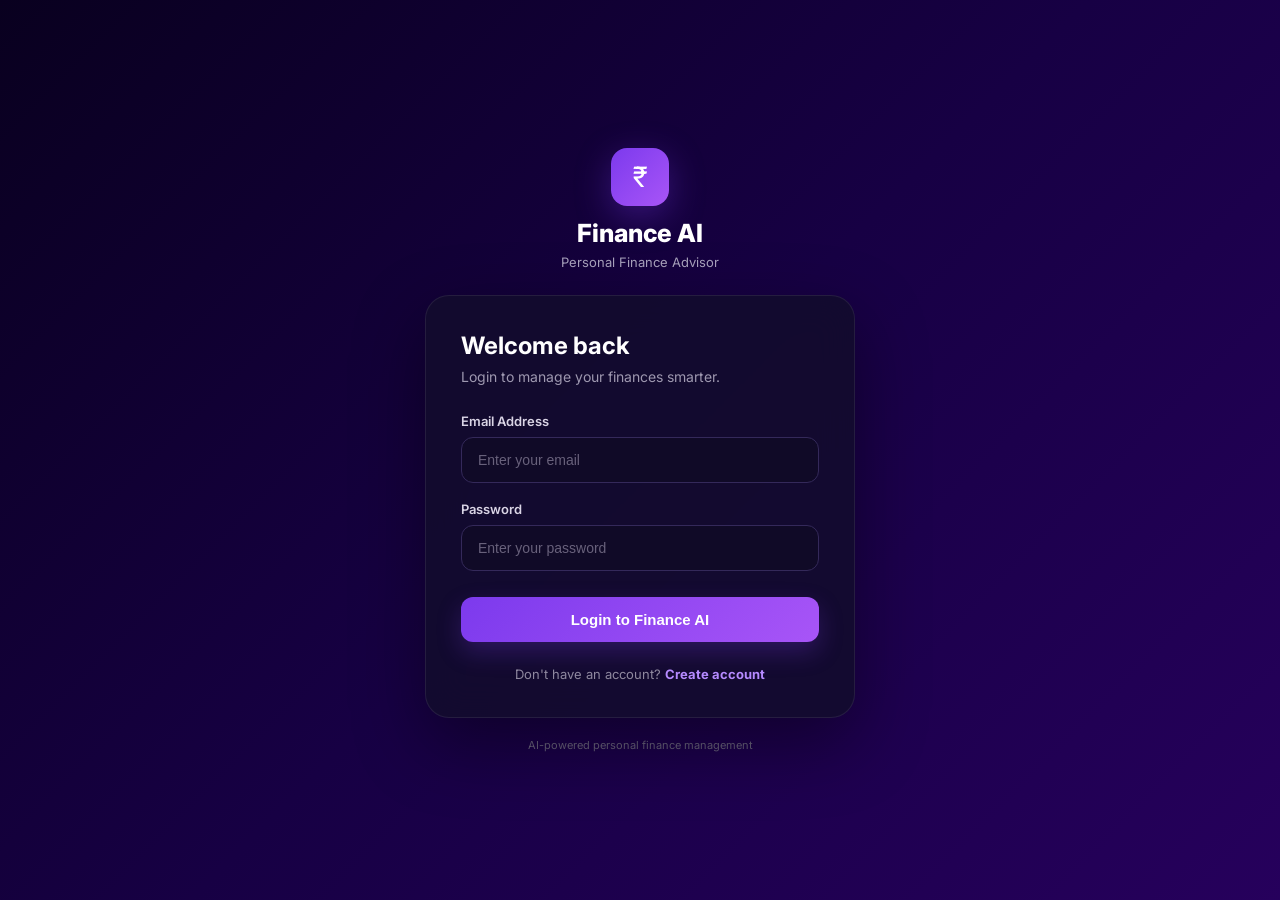
<file: templates/login.html>
<!DOCTYPE html>
<html lang="en">
<head>
    <meta charset="UTF-8">
    <meta name="viewport" content="width=device-width, initial-scale=1.0">

    <title>Login | Finance AI</title>

    <link rel="preconnect" href="https://fonts.googleapis.com">
    <link rel="preconnect" href="https://fonts.gstatic.com" crossorigin>
    <link href="https://fonts.googleapis.com/css2?family=Inter:wght@400;500;600;700;800&display=swap" rel="stylesheet">

    <style>
        * {
            margin: 0;
            padding: 0;
            box-sizing: border-box;
        }

        body {
            font-family: 'Inter', sans-serif;
            min-height: 100vh;
            background: linear-gradient(135deg, #09001f, #170044, #26005c);
            display: flex;
            align-items: center;
            justify-content: center;
            color: white;
            padding: 20px;
        }

        .container {
            width: 100%;
            max-width: 430px;
        }

        .logo {
            text-align: center;
            margin-bottom: 25px;
        }

        .logo-icon {
            width: 58px;
            height: 58px;
            margin: auto;
            border-radius: 16px;
            background: linear-gradient(135deg, #7c3aed, #a855f7);
            display: flex;
            align-items: center;
            justify-content: center;
            font-size: 28px;
            box-shadow: 0 10px 35px rgba(124, 58, 237, 0.35);
        }

        .logo h1 {
            margin-top: 12px;
            font-size: 25px;
            font-weight: 800;
        }

        .logo p {
            margin-top: 6px;
            color: #a9a2bd;
            font-size: 13px;
        }

        .card {
            background: rgba(19, 12, 45, 0.88);
            border: 1px solid rgba(255,255,255,0.08);
            border-radius: 24px;
            padding: 35px;
            box-shadow: 0 25px 70px rgba(0,0,0,0.4);
            backdrop-filter: blur(18px);
        }

        .card h2 {
            font-size: 24px;
            margin-bottom: 8px;
        }

        .subtitle {
            color: #9e98b0;
            font-size: 14px;
            margin-bottom: 28px;
        }

        .form-group {
            margin-bottom: 18px;
        }

        label {
            display: block;
            font-size: 13px;
            font-weight: 600;
            margin-bottom: 8px;
            color: #d9d4e5;
        }

        input {
            width: 100%;
            padding: 14px 16px;
            border-radius: 12px;
            border: 1px solid #34295a;
            background: #100a27;
            color: white;
            outline: none;
            font-size: 14px;
            transition: 0.25s;
        }

        input:focus {
            border-color: #8b5cf6;
            box-shadow: 0 0 0 3px rgba(139,92,246,0.12);
        }

        input::placeholder {
            color: #68617b;
        }

        button {
            width: 100%;
            padding: 14px;
            border: none;
            border-radius: 12px;
            background: linear-gradient(135deg, #7c3aed, #a855f7);
            color: white;
            font-size: 15px;
            font-weight: 700;
            cursor: pointer;
            margin-top: 8px;
            transition: 0.25s;
            box-shadow: 0 10px 25px rgba(124,58,237,0.25);
        }

        button:hover {
            transform: translateY(-2px);
            box-shadow: 0 14px 30px rgba(124,58,237,0.4);
        }

        .register {
            text-align: center;
            margin-top: 24px;
            font-size: 13px;
            color: #8f889f;
        }

        .register a {
            color: #b58aff;
            text-decoration: none;
            font-weight: 700;
        }

        .register a:hover {
            text-decoration: underline;
        }

        .footer {
            text-align: center;
            margin-top: 20px;
            color: #69627c;
            font-size: 11px;
        }

        @media (max-width: 480px) {
            .card {
                padding: 25px;
            }
        }
    </style>
</head>

<body>

<div class="container">

    <div class="logo">
        <div class="logo-icon">₹</div>
        <h1>Finance AI</h1>
        <p>Personal Finance Advisor</p>
    </div>

    <div class="card">

        <h2>Welcome back</h2>
        <p class="subtitle">Login to manage your finances smarter.</p>

        <form method="POST">

            <div class="form-group">
                <label>Email Address</label>
                <input
                    type="email"
                    name="email"
                    placeholder="Enter your email"
                    required
                >
            </div>

            <div class="form-group">
                <label>Password</label>
                <input
                    type="password"
                    name="password"
                    placeholder="Enter your password"
                    required
                >
            </div>

            <button type="submit">
                Login to Finance AI
            </button>

        </form>

        <div class="register">
            Don't have an account?
            <a href="/register">Create account</a>
        </div>

    </div>

    <div class="footer">
        AI-powered personal finance management
    </div>

</div>

</body>
</html>
</file>
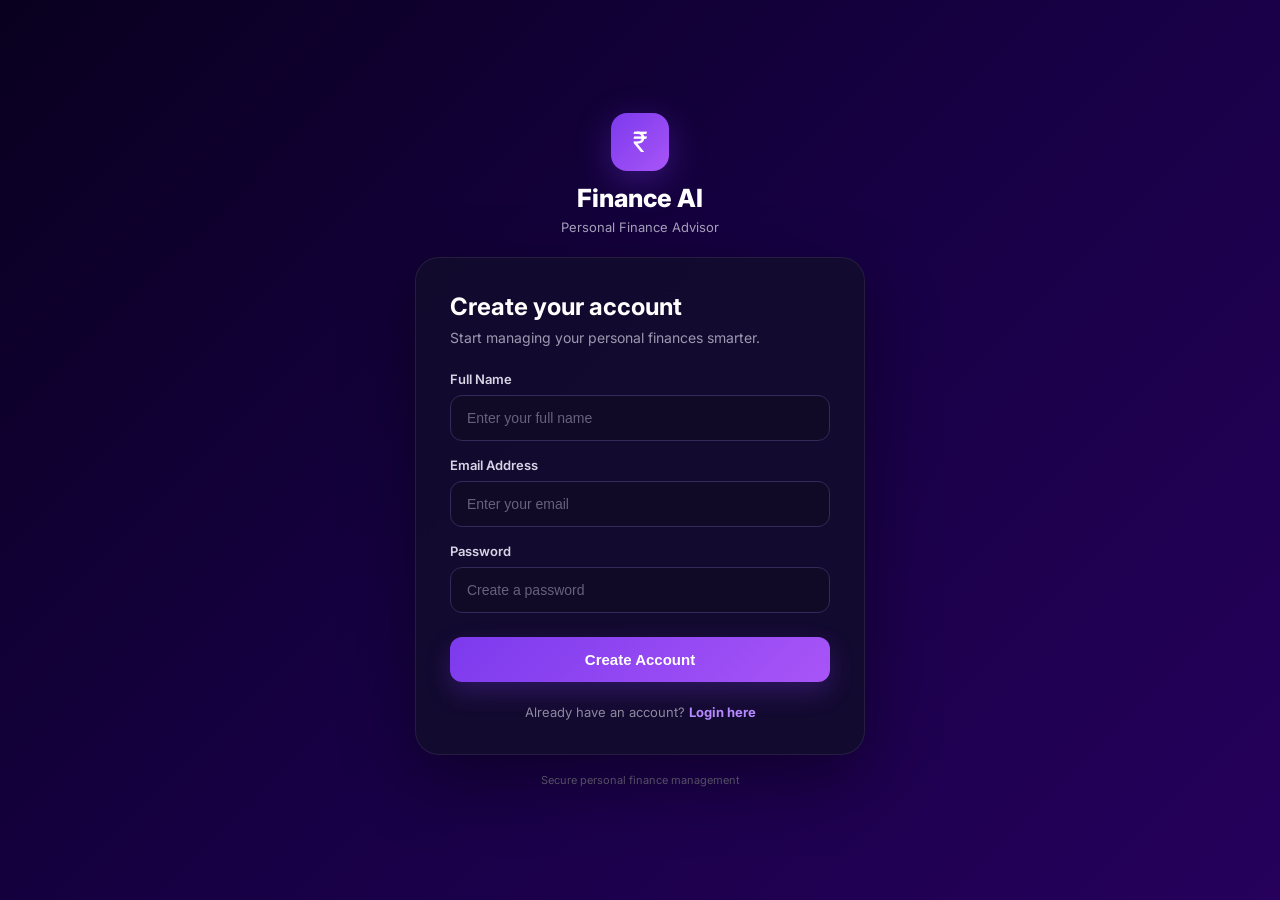
<file: templates/register.html>
<!DOCTYPE html>
<html lang="en">
<head>
    <meta charset="UTF-8">
    <meta name="viewport" content="width=device-width, initial-scale=1.0">

    <title>Create Account | Finance AI</title>

    <link rel="preconnect" href="https://fonts.googleapis.com">
    <link rel="preconnect" href="https://fonts.gstatic.com" crossorigin>
    <link href="https://fonts.googleapis.com/css2?family=Inter:wght@400;500;600;700;800&display=swap" rel="stylesheet">

    <style>
        * {
            margin: 0;
            padding: 0;
            box-sizing: border-box;
        }

        body {
            font-family: 'Inter', sans-serif;
            min-height: 100vh;
            background: linear-gradient(135deg, #09001f, #170044, #26005c);
            display: flex;
            align-items: center;
            justify-content: center;
            color: white;
            padding: 20px;
        }

        .container {
            width: 100%;
            max-width: 450px;
        }

        .logo {
            text-align: center;
            margin-bottom: 22px;
        }

        .logo-icon {
            width: 58px;
            height: 58px;
            margin: auto;
            border-radius: 16px;
            background: linear-gradient(135deg, #7c3aed, #a855f7);
            display: flex;
            align-items: center;
            justify-content: center;
            font-size: 28px;
            box-shadow: 0 10px 35px rgba(124, 58, 237, 0.35);
        }

        .logo h1 {
            margin-top: 12px;
            font-size: 25px;
            font-weight: 800;
        }

        .logo p {
            margin-top: 6px;
            color: #a9a2bd;
            font-size: 13px;
        }

        .card {
            background: rgba(19, 12, 45, 0.88);
            border: 1px solid rgba(255,255,255,0.08);
            border-radius: 24px;
            padding: 34px;
            box-shadow: 0 25px 70px rgba(0,0,0,0.4);
            backdrop-filter: blur(18px);
        }

        .card h2 {
            font-size: 24px;
            margin-bottom: 8px;
        }

        .subtitle {
            color: #9e98b0;
            font-size: 14px;
            margin-bottom: 25px;
        }

        .form-group {
            margin-bottom: 16px;
        }

        label {
            display: block;
            font-size: 13px;
            font-weight: 600;
            margin-bottom: 8px;
            color: #d9d4e5;
        }

        input {
            width: 100%;
            padding: 14px 16px;
            border-radius: 12px;
            border: 1px solid #34295a;
            background: #100a27;
            color: white;
            outline: none;
            font-size: 14px;
            transition: 0.25s;
        }

        input:focus {
            border-color: #8b5cf6;
            box-shadow: 0 0 0 3px rgba(139,92,246,0.12);
        }

        input::placeholder {
            color: #68617b;
        }

        button {
            width: 100%;
            padding: 14px;
            border: none;
            border-radius: 12px;
            background: linear-gradient(135deg, #7c3aed, #a855f7);
            color: white;
            font-size: 15px;
            font-weight: 700;
            cursor: pointer;
            margin-top: 8px;
            transition: 0.25s;
            box-shadow: 0 10px 25px rgba(124,58,237,0.25);
        }

        button:hover {
            transform: translateY(-2px);
            box-shadow: 0 14px 30px rgba(124,58,237,0.4);
        }

        .login {
            text-align: center;
            margin-top: 22px;
            font-size: 13px;
            color: #8f889f;
        }

        .login a {
            color: #b58aff;
            text-decoration: none;
            font-weight: 700;
        }

        .login a:hover {
            text-decoration: underline;
        }

        .footer {
            text-align: center;
            margin-top: 18px;
            color: #69627c;
            font-size: 11px;
        }

        @media (max-width: 480px) {
            .card {
                padding: 25px;
            }
        }
    </style>
</head>

<body>

<div class="container">

    <div class="logo">
        <div class="logo-icon">₹</div>
        <h1>Finance AI</h1>
        <p>Personal Finance Advisor</p>
    </div>

    <div class="card">

        <h2>Create your account</h2>

        <p class="subtitle">
            Start managing your personal finances smarter.
        </p>

        <form method="POST">

            <div class="form-group">
                <label>Full Name</label>

                <input
                    type="text"
                    name="full_name"
                    placeholder="Enter your full name"
                    required
                >
            </div>

            <div class="form-group">
                <label>Email Address</label>

                <input
                    type="email"
                    name="email"
                    placeholder="Enter your email"
                    required
                >
            </div>

            <div class="form-group">
                <label>Password</label>

                <input
                    type="password"
                    name="password"
                    placeholder="Create a password"
                    required
                >
            </div>

            <button type="submit">
                Create Account
            </button>

        </form>

        <div class="login">
            Already have an account?
            <a href="/login">Login here</a>
        </div>

    </div>

    <div class="footer">
        Secure personal finance management
    </div>

</div>

</body>
</html>
</file>
